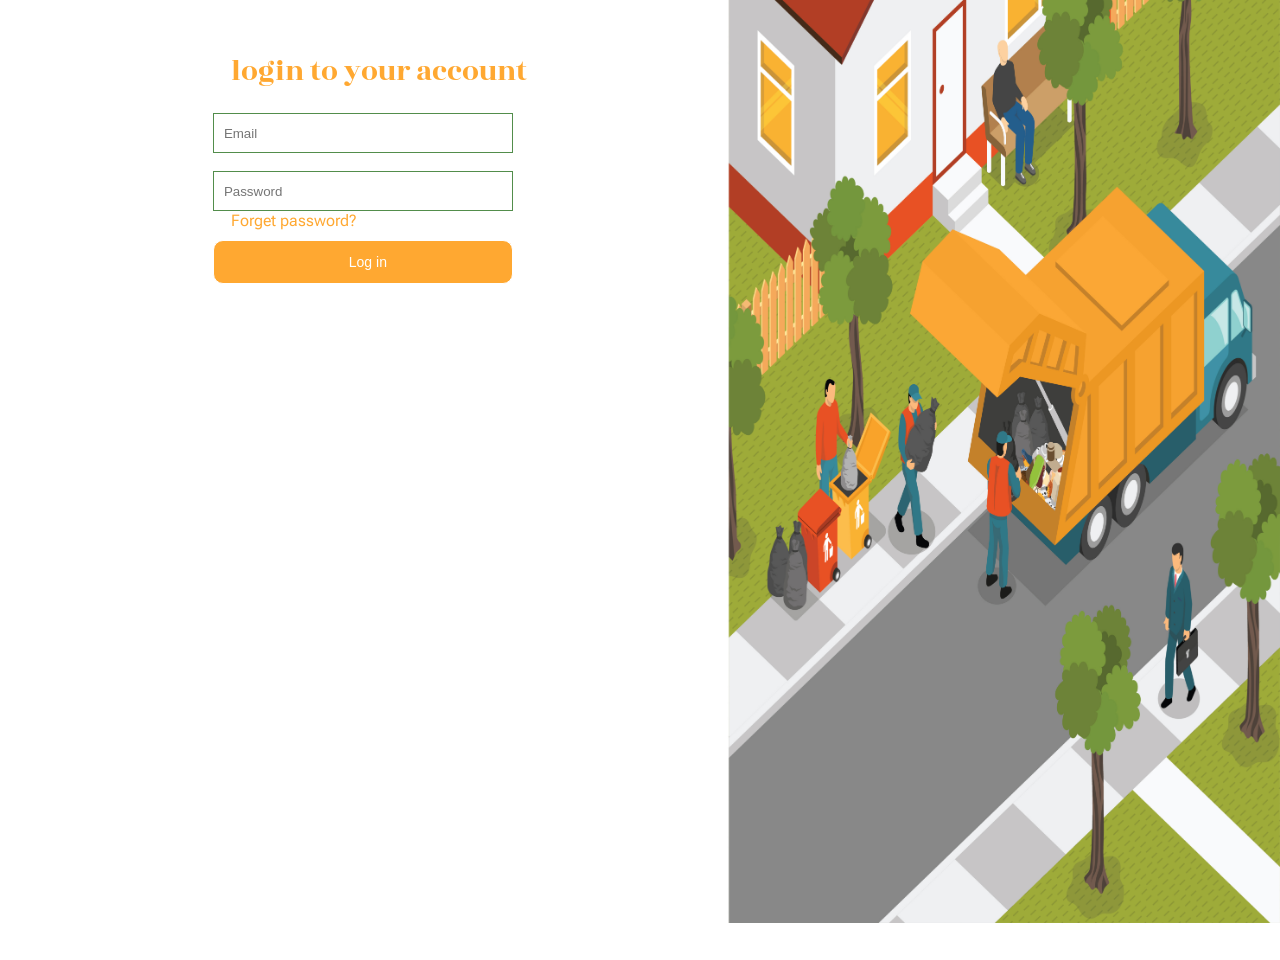
<file: login.html>
<!DOCTYPE html>
<html lang="en">
    <head>
        <meta charset="UTF-8">
        <meta name="viewport" content="width=device-width, initial-scale=1.0">
        <title>Log in </title>
        <link rel="icon" href="./img/logo.png">
        <link rel="stylesheet" href="login.css">
    </head>
    <body>
        <div class="main">
            <div class="first">
                <p>login to your account</p>
                <form action="#">
                    <input type="text" name id value placeholder="Email"> <br>
                    <input type="password" name id value placeholder="Password">
                    <a href="#">Forget password?</a>
                    <input type="submit" value="Log in" class="login-btn">
                </form>
            </div>
            <div class="second">

            </div>
        </div>
    </body>
</html>
</file>
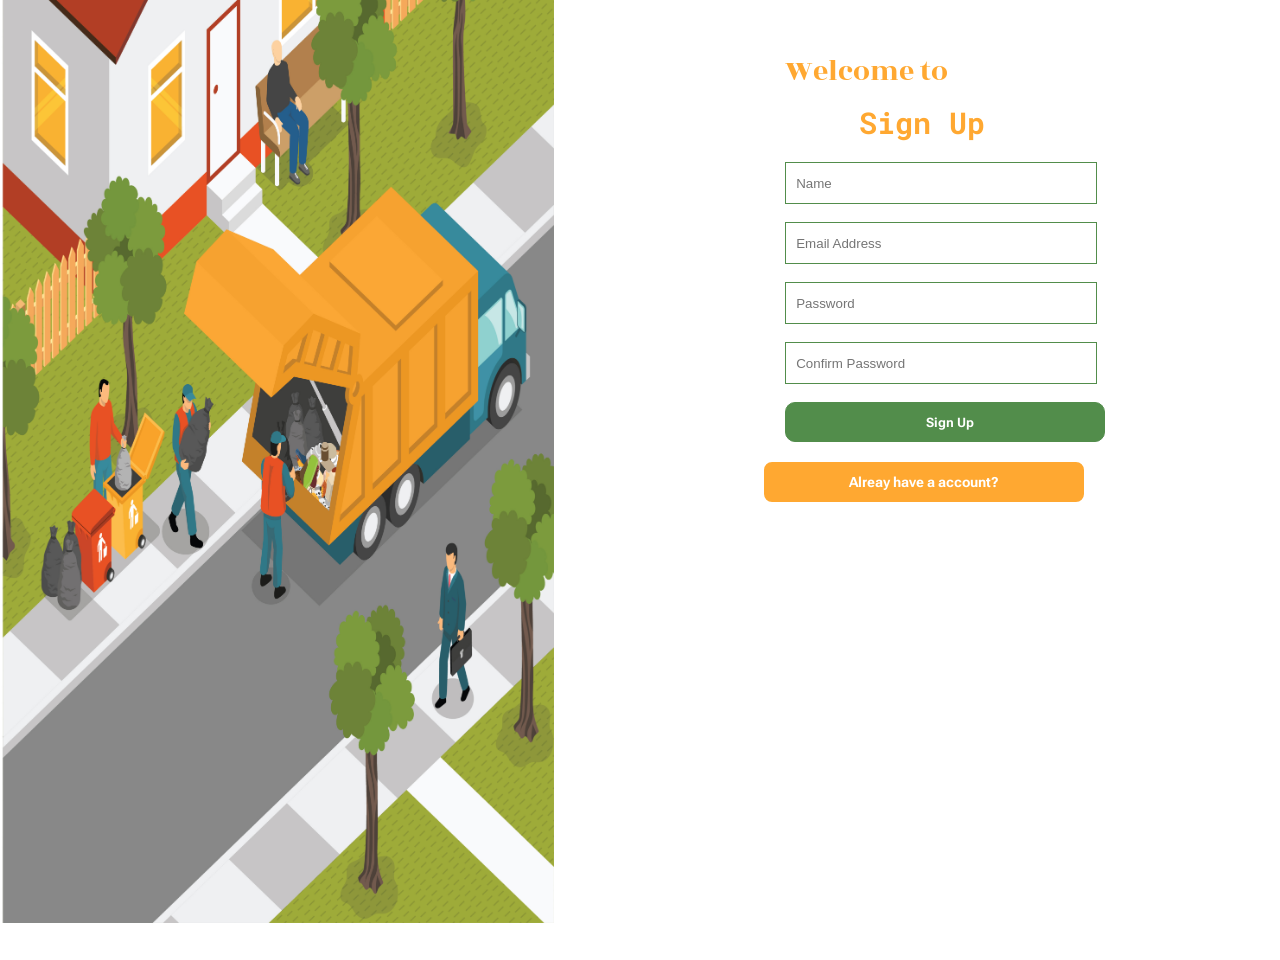
<file: regsitration.html>
<!DOCTYPE html>
<html lang="en">
<head>
    <meta charset="UTF-8">
    <meta name="viewport" content="width=device-width, initial-scale=1.0">
    <link rel="stylesheet" href="registration.css">
    <title>Registration Page</title>
    <script src="script.js"></script>
    <link rel="icon" href="./img/logo.png">
</head>
<body>
    
    <div class="main">
    <div class="first">
    </div>
    <div class="second">
        <div class="f-text">
            <div class="welcome">
                Welcome to 
            </div>
            <div class="waste-text">
                <!-- WasteAlert -->
                <p class="waste_text"></p>
            </div>
        </div>
        <p class="sign-text">Sign Up</p>
        <form action="#" onsubmit="handlesubmit()">
            <input type="text" placeholder="Name" value="" class="name" required>  <br>
            <input type="email" placeholder="Email Address" value="" class="email" required> <br>
            <input type="password" placeholder="Password" value="" class="password"> <br>
            <input type="password" placeholder="Confirm Password" value="" class="c-password">  
            <div class="pass-text"></div><br>
           
            <input type="submit"  class="submit" value="Sign Up"> <br>
        </form>
        <button class="registration-btn"><a href="login.html">Alreay have a account?</a></button>
    </div> 
</div>
</body>
</html>
</file>
<file: login.css>
@import url('https://fonts.googleapis.com/css2?family=Roboto+Flex:opsz,wght@8..144,100..1000&family=Roboto+Mono:ital,wght@0,100..700;1,100..700&family=Rozha+One&display=swap');

*{
    padding: 0px;
    margin: 0;
    box-sizing: border-box;
}
.main{
    display: flex;
}
.second{
    height: 960px;
    width: 630px;
    background-image:url(./img/login_bg-01.jpg);
    background-size: 100%;
    background-repeat: no-repeat;
}
.first{
    height: 960px;
    width: 825px;
    margin: auto;
}
.first p{
    display: flex;
    text-align: center;
    margin-top: 50px;
    margin-left: 231px;
    font-family: "Rozha One", serif;
    font-size: 30px;
    color: #FFA831;
}
form{
    margin-top: 20px;
}
form input{
    height: 40px;
    width: 300px;
    padding-left: 10px;
    outline: none;
    border: 1px solid #528D4B;
    color: #528D4B;
    display: grid;
    margin:auto;
}
form input:focus{
    border: 1px solid #FFA831;
}
form a{
   text-decoration: none;
   margin-left: 231px;
   color: #FFA831;
   font-family: "Roboto Flex", sans-serif;
   margin-top: 15px;
}
.login-btn{
    height: 44px;
    width: 300px;
    background-color: #FFA831;
    color: white;
    border-color: white;
    border-radius: 10px;
    border-style: solid;
    font-size:  14px;
    cursor: pointer;
    margin:auto;
    margin-top: 10px;
}
</file>
<file: registration.css>
@import url('https://fonts.googleapis.com/css2?family=Roboto+Flex:opsz,wght@8..144,100..1000&family=Roboto+Mono:ital,wght@0,100..700;1,100..700&family=Rozha+One&display=swap');
*{
    padding: 0; margin: 0;
}
.main{
    display: flex;
}
.first{
    height: 960px;
    width: 630px;
    background-image:url(./img/login_bg-01.jpg);
    background-size: 100%;
    background-repeat: no-repeat;
}
.second{
    height: 960px;
    width: 825px;
    text-align: center;
}
.second .f-text{
    display: flex;
    text-align: center;
    margin-top: 50px;
    margin-left: 231px;
    font-family: "Rozha One", serif;
    font-size: 30px;
}
.second .f-text .welcome {
    color: #FFA831;
}
.second .f-text .waste-text{
    color: #528D4B;
    margin-left: 10px;
    
}
.sign-text{
    margin-top: 10px;
    font-size: 30px;
    margin-left: 10px;
    text-align: center;
    color: #FFA831; font-family: "Roboto Mono", monospace; font-weight: bold;
}
form {
    margin-top: 20px;
}
form input{
    height: 40px;
    width: 300px;
    padding-left: 10px;
    outline: none;
    border: 1px solid #528D4B;
    color: #528D4B;
    display: grid;
    margin-left: 231px;
}
form input:focus{
    border: 1px solid #FFA831;
}
input[type="submit"]
{
  
  background-color:#528D4B ;
  color: white;
  cursor: pointer;
  border-radius: 10px;
  width: 320px;
  font-family: "Roboto Flex", sans-serif;
  font-weight: bold;
}
input[type="submit"]:hover{
    opacity: 90%;
}

.registration-btn {
    height: 44px;
    width: 324px;
    background-color: #FFA831;
    color: white;
    border-color: white;
    border-radius: 10px;
    border-style: solid;
    font-size:  14px;
    cursor: pointer;
    margin-left: 13px;
   
}
.registration-btn:hover {
   opacity: 90%;
    /* border: 1px solid #528D4B; */
}
.registration-btn a{
    text-decoration: none;
    color: white;
    font-family: "Roboto Flex", sans-serif;
    font-weight: bold;
    
}
</file>
